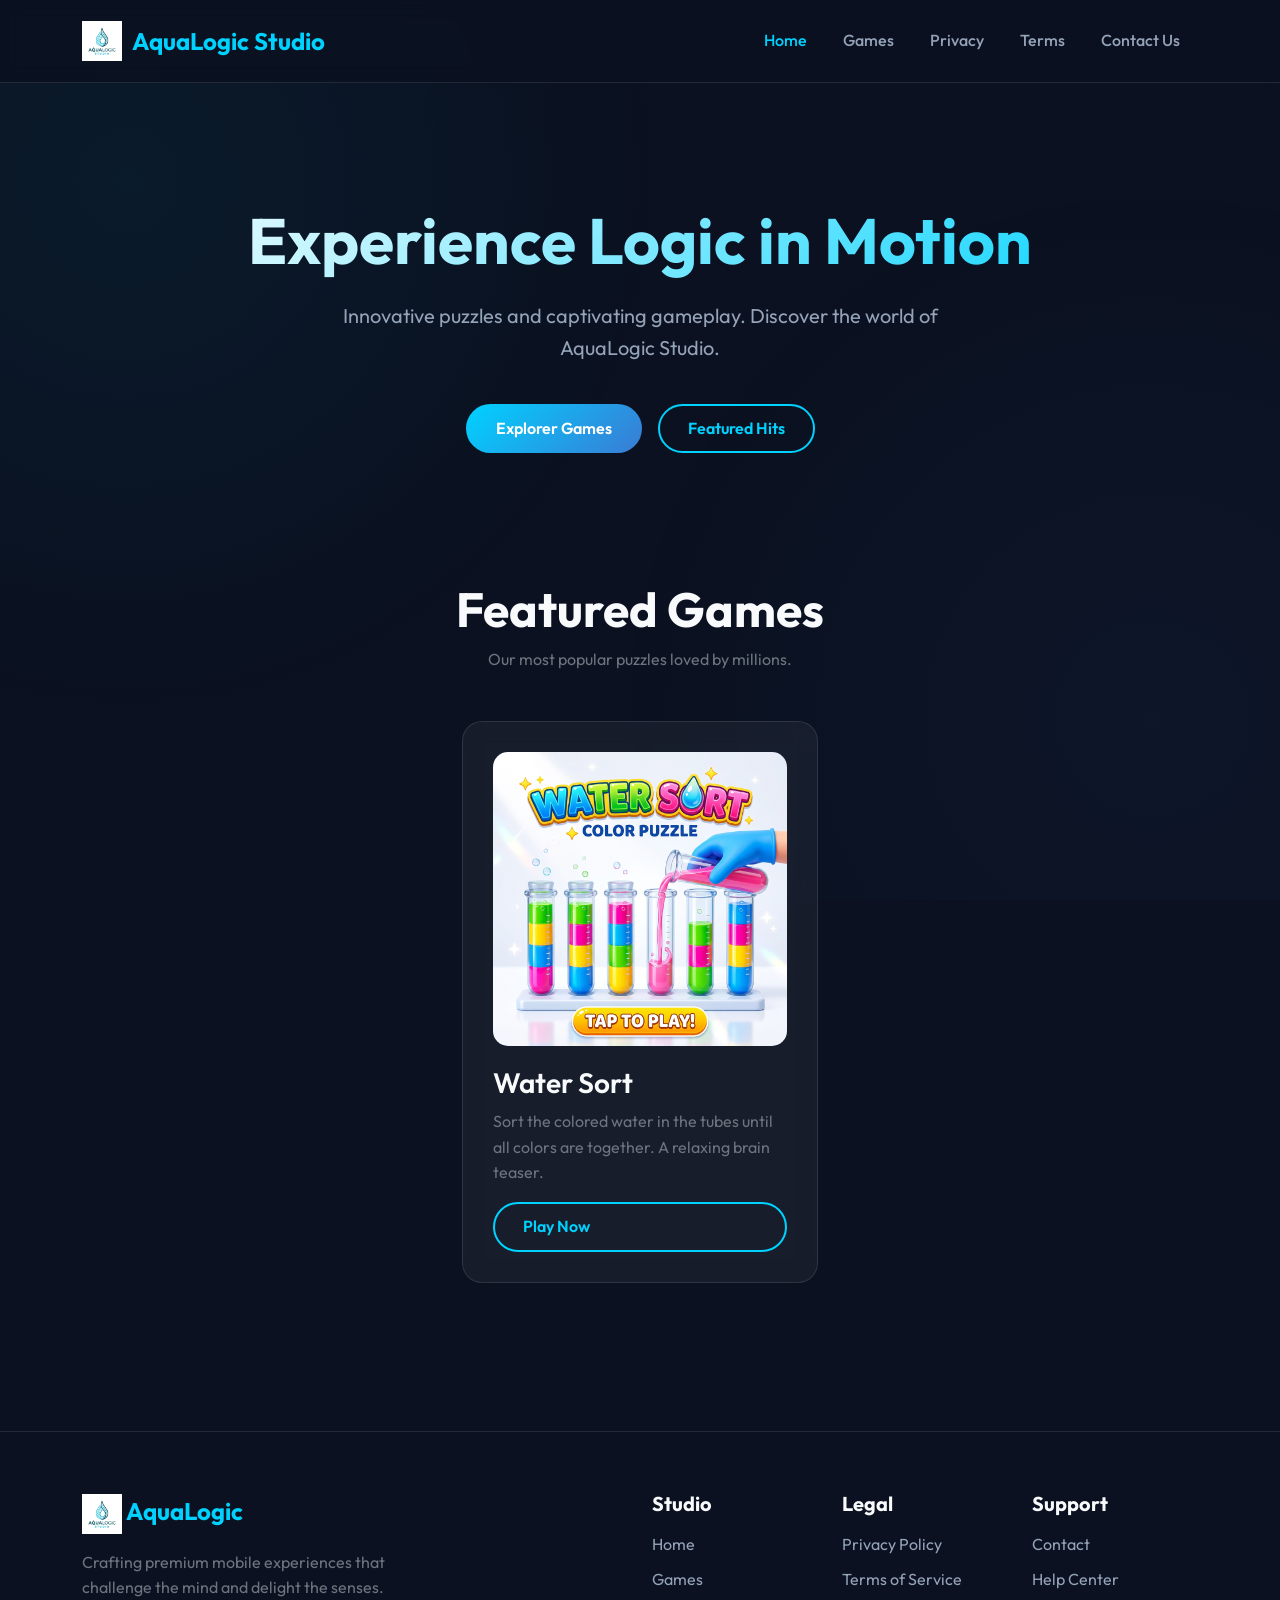
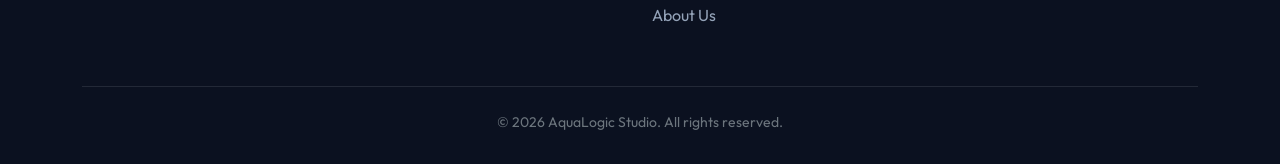
<file: index.html>
<!DOCTYPE html>
<html lang="en">
<head>
    <meta charset="UTF-8">
    <meta name="viewport" content="width=device-width, initial-scale=1.0">
    <title>AquaLogic Studio | Premium Mobile Games</title>
    <meta name="description" content="AquaLogic Studio - Creators of Water Sort, Arrow Puzzle, and more innovative mobile games.">
    <!-- Bootstrap CSS -->
    <link href="https://cdn.jsdelivr.net/npm/bootstrap@5.3.0/dist/css/bootstrap.min.css" rel="stylesheet">
    <!-- Custom CSS -->
    <link rel="stylesheet" href="css/style.css">
</head>
<body>

    <!-- Navigation -->
    <nav class="navbar navbar-expand-lg navbar-dark sticky-top">
        <div class="container">
            <a class="navbar-brand" href="index.html">
                <img src="assets/logo.png" alt="AquaLogic Logo">
                AquaLogic Studio
            </a>
            <button class="navbar-toggler" type="button" data-bs-toggle="collapse" data-bs-target="#navbarNav">
                <span class="navbar-toggler-icon"></span>
            </button>
            <div class="collapse navbar-collapse" id="navbarNav">
                <ul class="navbar-nav ms-auto">
                    <li class="nav-item"><a class="nav-link active" href="index.html">Home</a></li>
                    <li class="nav-item"><a class="nav-link" href="products.html">Games</a></li>
                    <li class="nav-item"><a class="nav-link" href="privacy.html">Privacy</a></li>
                    <li class="nav-item"><a class="nav-link" href="terms.html">Terms</a></li>
                    <li class="nav-item"><a class="nav-link" href="contact.html">Contact Us</a></li>
                </ul>
            </div>
        </div>
    </nav>

    <!-- Hero Section -->
    <section class="hero-section">
        <div class="container">
            <h1 class="hero-title">Experience Logic in Motion</h1>
            <p class="hero-subtitle">Innovative puzzles and captivating gameplay. Discover the world of AquaLogic Studio.</p>
            <div class="d-flex justify-content-center gap-3">
                <a href="products.html" class="btn-premium">Explorer Games</a>
                <a href="#featured" class="btn-outline-premium">Featured Hits</a>
            </div>
        </div>
    </section>

    <!-- Featured Games -->
    <section id="featured" class="py-5">
        <div class="container">
            <div class="text-center mb-5">
                <h2 class="display-5 fw-bold">Featured Games</h2>
                <p class="text-secondary">Our most popular puzzles loved by millions.</p>
            </div>
            <div class="row g-4 justify-content-center">
                <!-- Water Sort -->
                <div class="col-md-6 col-lg-4">
                    <div class="glass-card game-card">
                        <img src="assets/water-sort.png" alt="Water Sort" class="game-img">
                        <h3>Water Sort</h3>
                        <p class="text-secondary">Sort the colored water in the tubes until all colors are together. A relaxing brain teaser.</p>
                        <a href="water-sort.html" class="btn-outline-premium w-100">Play Now</a>
                    </div>
                </div>
            </div>
        </div>
    </section>

    <!-- Footer -->
    <footer>
        <div class="container">
            <div class="row text-center text-md-start">
                <div class="col-md-4 mb-4 mb-md-0">
                    <a class="navbar-brand mb-3 d-inline-block" href="#">
                        <img src="assets/logo.png" alt="Logo">
                        AquaLogic
                    </a>
                    <p class="text-secondary">Crafting premium mobile experiences that challenge the mind and delight the senses.</p>
                </div>
                <div class="col-md-2 offset-md-2 mb-4 mb-md-0 footer-links">
                    <h5 class="fw-bold mb-3">Studio</h5>
                    <a href="index.html">Home</a>
                    <a href="products.html">Games</a>
                    <a href="contact.html">About Us</a>
                </div>
                <div class="col-md-2 mb-4 mb-md-0 footer-links">
                    <h5 class="fw-bold mb-3">Legal</h5>
                    <a href="privacy.html">Privacy Policy</a>
                    <a href="terms.html">Terms of Service</a>
                </div>
                <div class="col-md-2 footer-links">
                    <h5 class="fw-bold mb-3">Support</h5>
                    <a href="contact.html">Contact</a>
                    <a href="privacy.html">Help Center</a>
                </div>
            </div>
            <hr class="mt-5 mb-4 border-secondary opacity-25">
            <div class="text-center text-secondary small">
                © 2026 AquaLogic Studio. All rights reserved.
            </div>
        </div>
    </footer>

    <!-- Bootstrap JS -->
    <script src="https://cdn.jsdelivr.net/npm/bootstrap@5.3.0/dist/js/bootstrap.bundle.min.js"></script>
    <script src="js/main.js"></script>
</body>
</html>
</file>
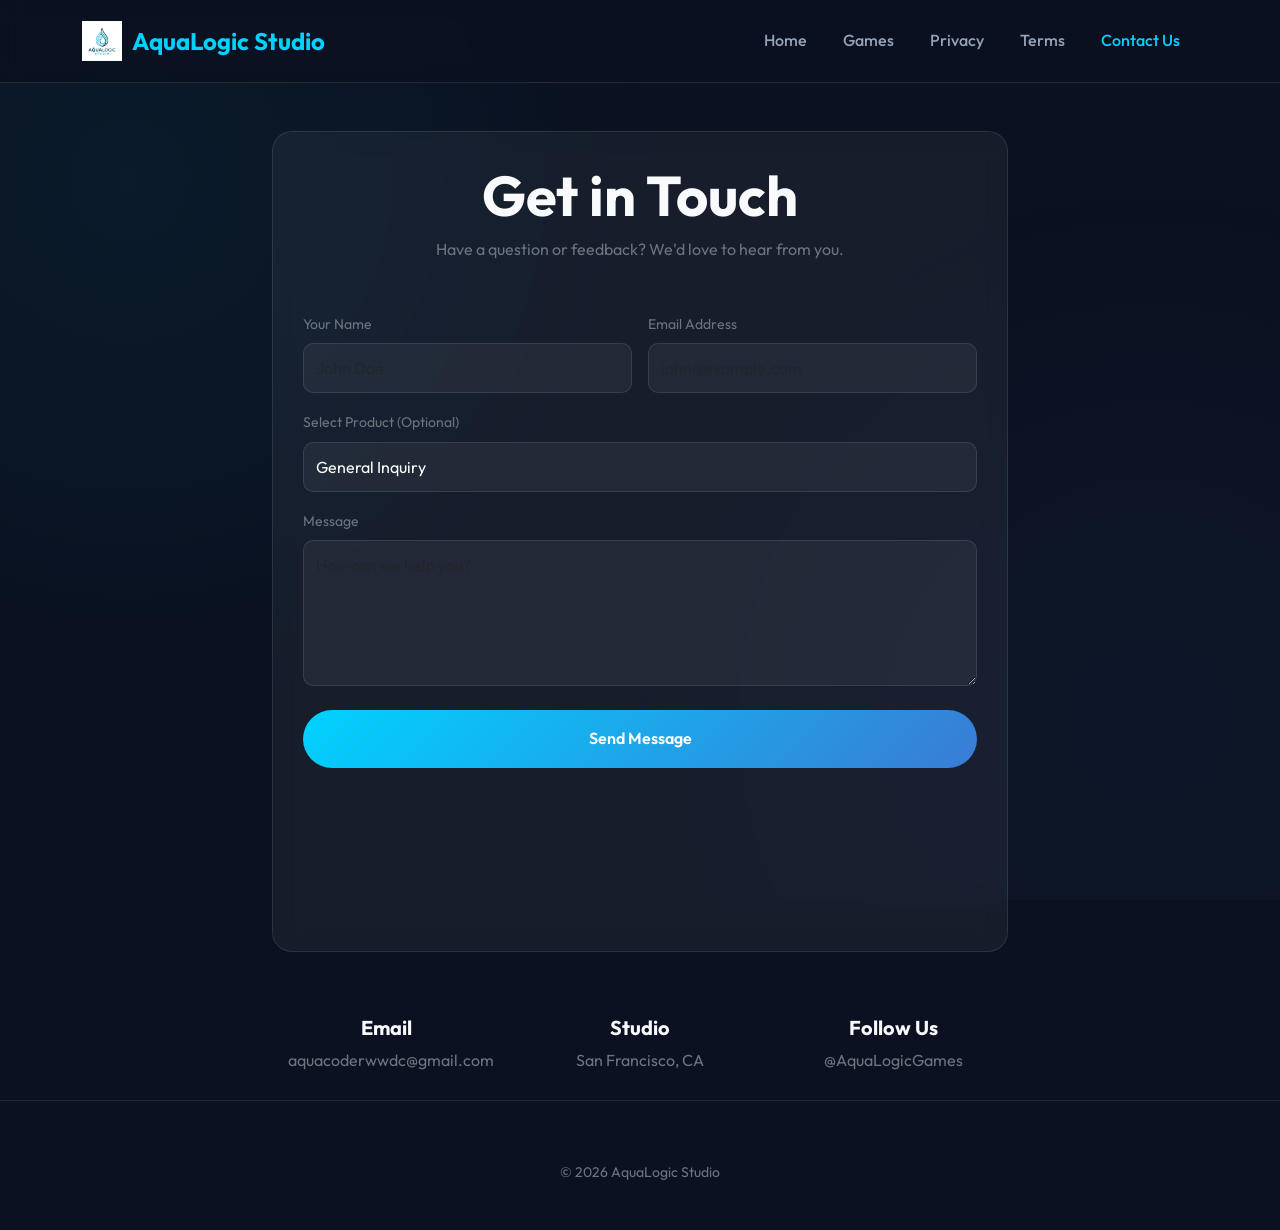
<file: contact.html>
<!DOCTYPE html>
<html lang="en">
<head>
    <meta charset="UTF-8">
    <meta name="viewport" content="width=device-width, initial-scale=1.0">
    <title>Contact Us | AquaLogic Studio</title>
    <link href="https://cdn.jsdelivr.net/npm/bootstrap@5.3.0/dist/css/bootstrap.min.css" rel="stylesheet">
    <link rel="stylesheet" href="css/style.css">
</head>
<body>

    <!-- Navigation -->
    <nav class="navbar navbar-expand-lg navbar-dark sticky-top">
        <div class="container">
            <a class="navbar-brand" href="index.html">
                <img src="assets/logo.png" alt="AquaLogic Logo">
                AquaLogic Studio
            </a>
            <div class="collapse navbar-collapse" id="navbarNav">
                <ul class="navbar-nav ms-auto">
                    <li class="nav-item"><a class="nav-link" href="index.html">Home</a></li>
                    <li class="nav-item"><a class="nav-link" href="products.html">Games</a></li>
                    <li class="nav-item"><a class="nav-link" href="privacy.html">Privacy</a></li>
                    <li class="nav-item"><a class="nav-link" href="terms.html">Terms</a></li>
                    <li class="nav-item"><a class="nav-link active" href="contact.html">Contact Us</a></li>
                </ul>
            </div>
        </div>
    </nav>

    <div class="container py-5">
        <div class="row justify-content-center">
            <div class="col-lg-8">
                <div class="glass-card">
                    <div class="text-center mb-5">
                        <h1 class="display-4 fw-bold">Get in Touch</h1>
                        <p class="text-secondary">Have a question or feedback? We'd love to hear from you.</p>
                    </div>

                    <form id="contact-form">
                        <div class="row g-3">
                            <div class="col-md-6 text-start">
                                <label class="form-label text-secondary small">Your Name</label>
                                <input type="text" class="form-control" placeholder="John Doe" required>
                            </div>
                            <div class="col-md-6 text-start">
                                <label class="form-label text-secondary small">Email Address</label>
                                <input type="email" class="form-control" placeholder="john@example.com" required>
                            </div>
                            <div class="col-12 text-start">
                                <label class="form-label text-secondary small">Select Product (Optional)</label>
                                <select class="form-control">
                                    <option value="">General Inquiry</option>
                                    <option value="water-sort">Water Sort</option>
                                    <option value="arrow-puzzle">Arrow Puzzle</option>
                                </select>
                            </div>
                            <div class="col-12 text-start">
                                <label class="form-label text-secondary small">Message</label>
                                <textarea class="form-control" rows="5" placeholder="How can we help you?" required></textarea>
                            </div>
                            <div class="col-12 mt-4">
                                <button type="submit" class="btn-premium w-100 py-3">Send Message</button>
                            </div>
                        </div>
                    </form>
                </div>

                <div class="row mt-5 text-center">
                            <div class="col-md-4">
                                <div class="p-3">
                                    <h5 class="fw-bold">Email</h5>
                                    <p class="text-secondary">aquacoderwwdc@gmail.com</p>
                                </div>
                            </div>
                    <div class="col-md-4">
                        <div class="p-3">
                            <h5 class="fw-bold">Studio</h5>
                            <p class="text-secondary">San Francisco, CA</p>
                        </div>
                    </div>
                    <div class="col-md-4">
                        <div class="p-3">
                            <h5 class="fw-bold">Follow Us</h5>
                            <p class="text-secondary">@AquaLogicGames</p>
                        </div>
                    </div>
                </div>
            </div>
        </div>
    </div>

    <footer>
        <div class="container text-center">
            <p class="text-secondary small">© 2026 AquaLogic Studio</p>
        </div>
    </footer>

    <script src="https://cdn.jsdelivr.net/npm/bootstrap@5.3.0/dist/js/bootstrap.bundle.min.js"></script>
    <script src="js/main.js"></script>
</body>
</html>
</file>
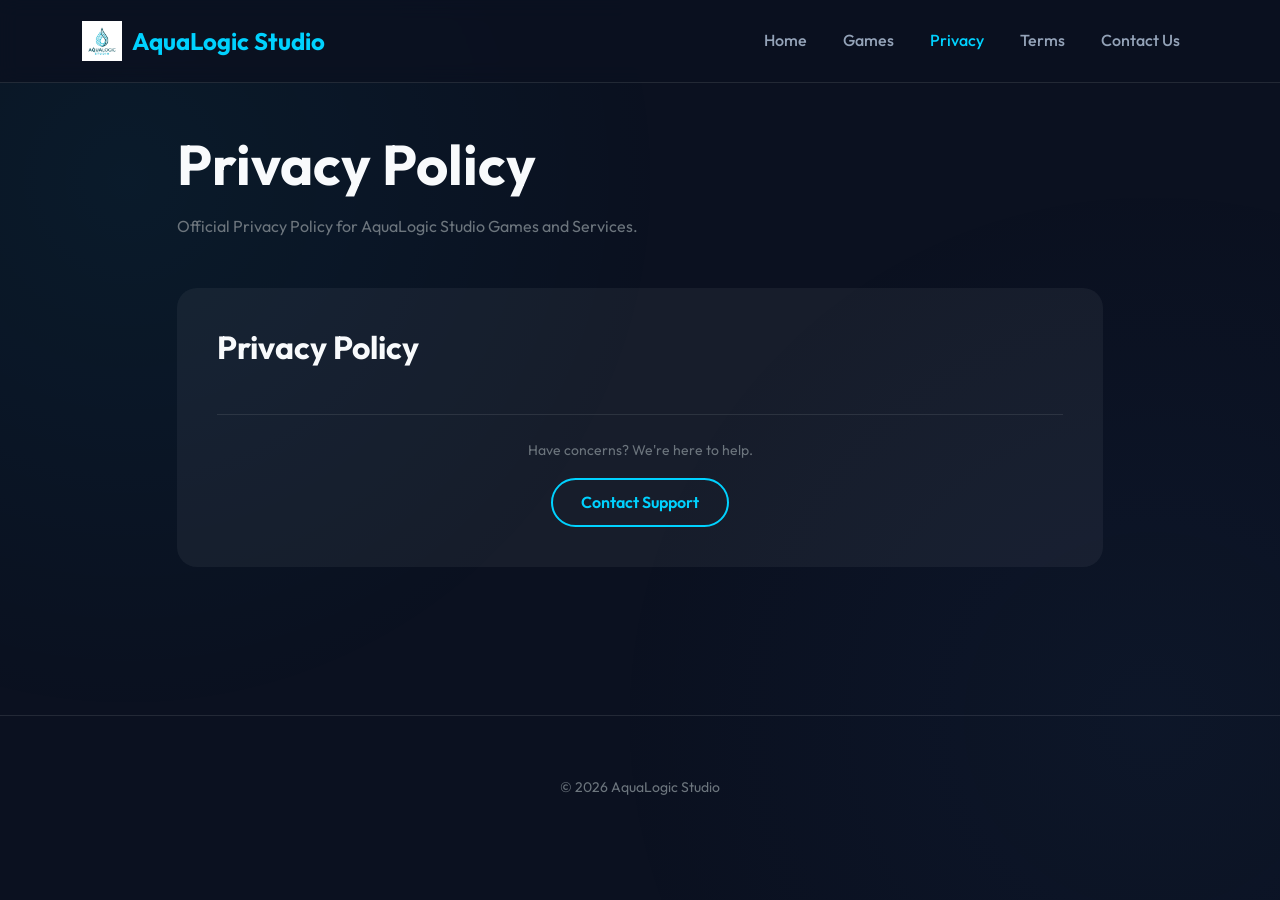
<file: privacy.html>
<!DOCTYPE html>
<html lang="en">
<head>
    <meta charset="UTF-8">
    <meta name="viewport" content="width=device-width, initial-scale=1.0">
    <title>Privacy Policy | AquaLogic Studio</title>
    <link href="https://cdn.jsdelivr.net/npm/bootstrap@5.3.0/dist/css/bootstrap.min.css" rel="stylesheet">
    <link rel="stylesheet" href="css/style.css">
    <style>
        #legal-content-view { transition: opacity 0.3s ease-in-out; }
    </style>
</head>
<body>

    <!-- Navigation -->
    <nav class="navbar navbar-expand-lg navbar-dark sticky-top">
        <div class="container">
            <a class="navbar-brand" href="index.html">
                <img src="assets/logo.png" alt="AquaLogic Logo">
                AquaLogic Studio
            </a>
            <div class="collapse navbar-collapse" id="navbarNav">
                <ul class="navbar-nav ms-auto">
                    <li class="nav-item"><a class="nav-link" href="index.html">Home</a></li>
                    <li class="nav-item"><a class="nav-link" href="products.html">Games</a></li>
                    <li class="nav-item"><a class="nav-link active" href="privacy.html">Privacy</a></li>
                    <li class="nav-item"><a class="nav-link" href="terms.html">Terms</a></li>
                    <li class="nav-item"><a class="nav-link" href="contact.html">Contact Us</a></li>
                </ul>
            </div>
        </div>
    </nav>

    <div class="container py-5">
        <div class="row justify-content-center">
            <div class="col-lg-10">
                <div class="div-spacing mb-5">
                    <h1 class="display-4 fw-bold mb-3">Privacy Policy</h1>
                    <p class="text-secondary">Official Privacy Policy for AquaLogic Studio Games and Services.</p>
                </div>

                <div class="legal-content">
                    <h2 class="fw-bold mb-4">Privacy Policy</h2>
                    <div id="legal-content-view">
                        <!-- Content handled by JS -->
                    </div>
                    <div class="mt-5 pt-4 border-top border-secondary border-opacity-25 text-center">
                        <p class="text-secondary small">Have concerns? We're here to help.</p>
                        <a href="contact.html" class="btn-outline-premium btn-sm">Contact Support</a>
                    </div>
                </div>
            </div>
        </div>
    </div>

    <footer>
        <div class="container text-center">
            <p class="text-secondary small">© 2026 AquaLogic Studio</p>
        </div>
    </footer>

    <script src="https://cdn.jsdelivr.net/npm/bootstrap@5.3.0/dist/js/bootstrap.bundle.min.js"></script>
    <script src="js/main.js"></script>
</body>
</html>
</file>
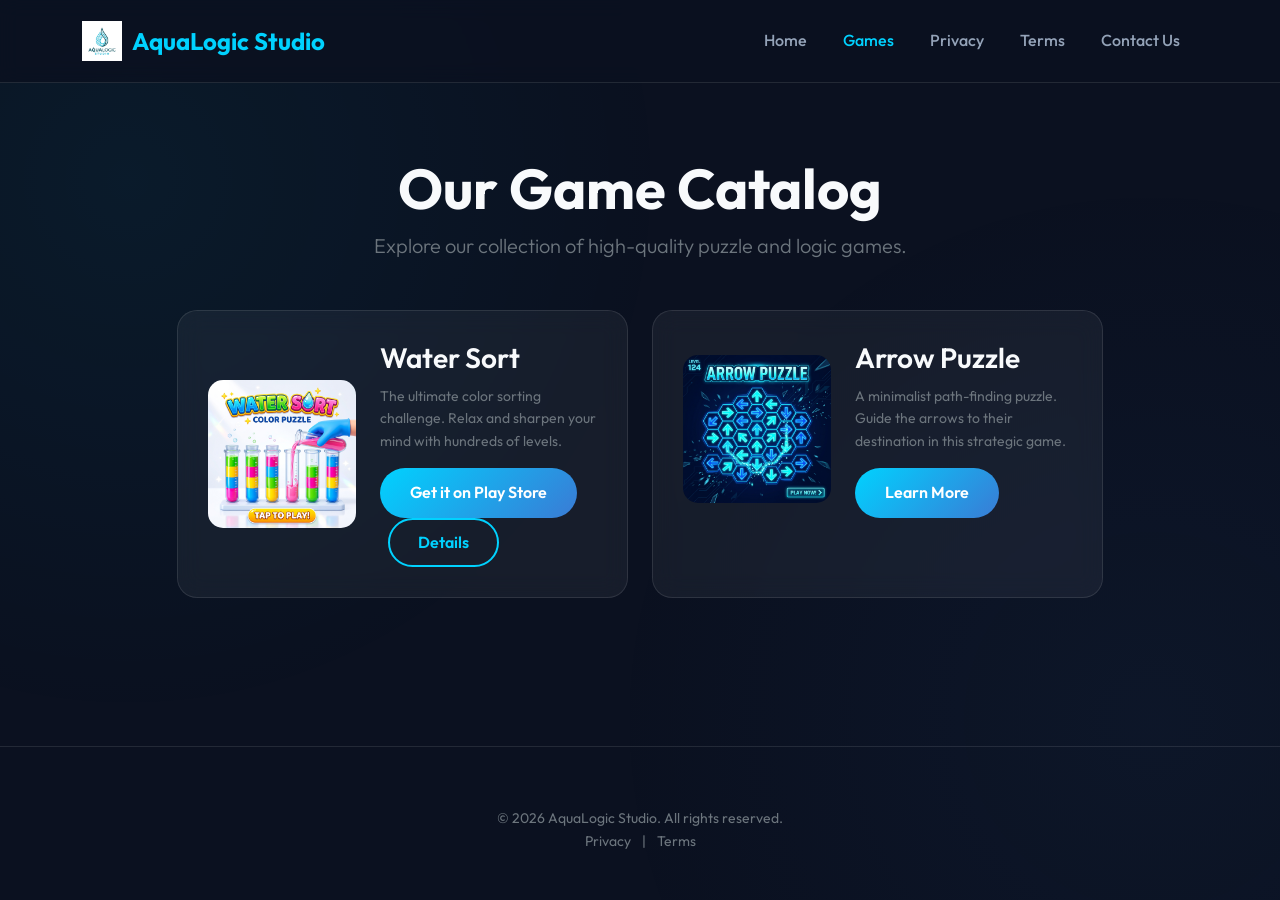
<file: products.html>
<!DOCTYPE html>
<html lang="en">
<head>
    <meta charset="UTF-8">
    <meta name="viewport" content="width=device-width, initial-scale=1.0">
    <title>Our Games | AquaLogic Studio</title>
    <link href="https://cdn.jsdelivr.net/npm/bootstrap@5.3.0/dist/css/bootstrap.min.css" rel="stylesheet">
    <link rel="stylesheet" href="css/style.css">
</head>
<body>

    <!-- Navigation -->
    <nav class="navbar navbar-expand-lg navbar-dark sticky-top">
        <div class="container">
            <a class="navbar-brand" href="index.html">
                <img src="assets/logo.png" alt="AquaLogic Logo">
                AquaLogic Studio
            </a>
            <button class="navbar-toggler" type="button" data-bs-toggle="collapse" data-bs-target="#navbarNav">
                <span class="navbar-toggler-icon"></span>
            </button>
            <div class="collapse navbar-collapse" id="navbarNav">
                <ul class="navbar-nav ms-auto">
                    <li class="nav-item"><a class="nav-link" href="index.html">Home</a></li>
                    <li class="nav-item"><a class="nav-link active" href="products.html">Games</a></li>
                    <li class="nav-item"><a class="nav-link" href="privacy.html">Privacy</a></li>
                    <li class="nav-item"><a class="nav-link" href="terms.html">Terms</a></li>
                    <li class="nav-item"><a class="nav-link" href="contact.html">Contact Us</a></li>
                </ul>
            </div>
        </div>
    </nav>

    <div class="container py-5">
        <header class="text-center mb-5 mt-4">
            <h1 class="display-4 fw-bold">Our Game Catalog</h1>
            <p class="text-secondary lead">Explore our collection of high-quality puzzle and logic games.</p>
        </header>

        <div class="row g-4 justify-content-center">
            <!-- Water Sort -->
            <div class="col-md-6 col-lg-5">
                <div class="glass-card game-card">
                    <div class="row align-items-center">
                        <div class="col-md-5">
                            <img src="assets/water-sort.png" alt="Water Sort" class="game-img mb-md-0">
                        </div>
                        <div class="col-md-7">
                            <h3>Water Sort</h3>
                            <p class="text-secondary small">The ultimate color sorting challenge. Relax and sharpen your mind with hundreds of levels.</p>
                            <div class="mt-3">
                                <a href="https://play.google.com/store/apps/details?id=com.aqualogic.puzzlemaster.watersort" target="_blank" class="btn-premium btn-sm">Get it on Play Store</a>
                                <a href="water-sort.html" class="btn-outline-premium btn-sm ms-2">Details</a>
                            </div>
                        </div>
                    </div>
                </div>
            </div>

            <!-- Arrow Puzzle -->
            <div class="col-md-6 col-lg-5">
                <div class="glass-card game-card">
                    <div class="row align-items-center">
                        <div class="col-md-5">
                            <img src="assets/arrow-puzzle.png" alt="Arrow Puzzle" class="game-img mb-md-0">
                        </div>
                        <div class="col-md-7">
                            <h3>Arrow Puzzle</h3>
                            <p class="text-secondary small">A minimalist path-finding puzzle. Guide the arrows to their destination in this strategic game.</p>
                            <div class="mt-3">
                                <a href="arrow-puzzle.html" class="btn-premium btn-sm">Learn More</a>
                            </div>
                        </div>
                    </div>
                </div>
            </div>
        </div>
    </div>

    <!-- Footer same as index -->
    <footer>
        <div class="container text-center">
            <div class="text-secondary small">
                © 2026 AquaLogic Studio. All rights reserved.
                <br>
                <a href="privacy.html" class="text-secondary text-decoration-none mx-2">Privacy</a> | 
                <a href="terms.html" class="text-secondary text-decoration-none mx-2">Terms</a>
            </div>
        </div>
    </footer>

    <script src="https://cdn.jsdelivr.net/npm/bootstrap@5.3.0/dist/js/bootstrap.bundle.min.js"></script>
    <script src="js/main.js"></script>
</body>
</html>
</file>
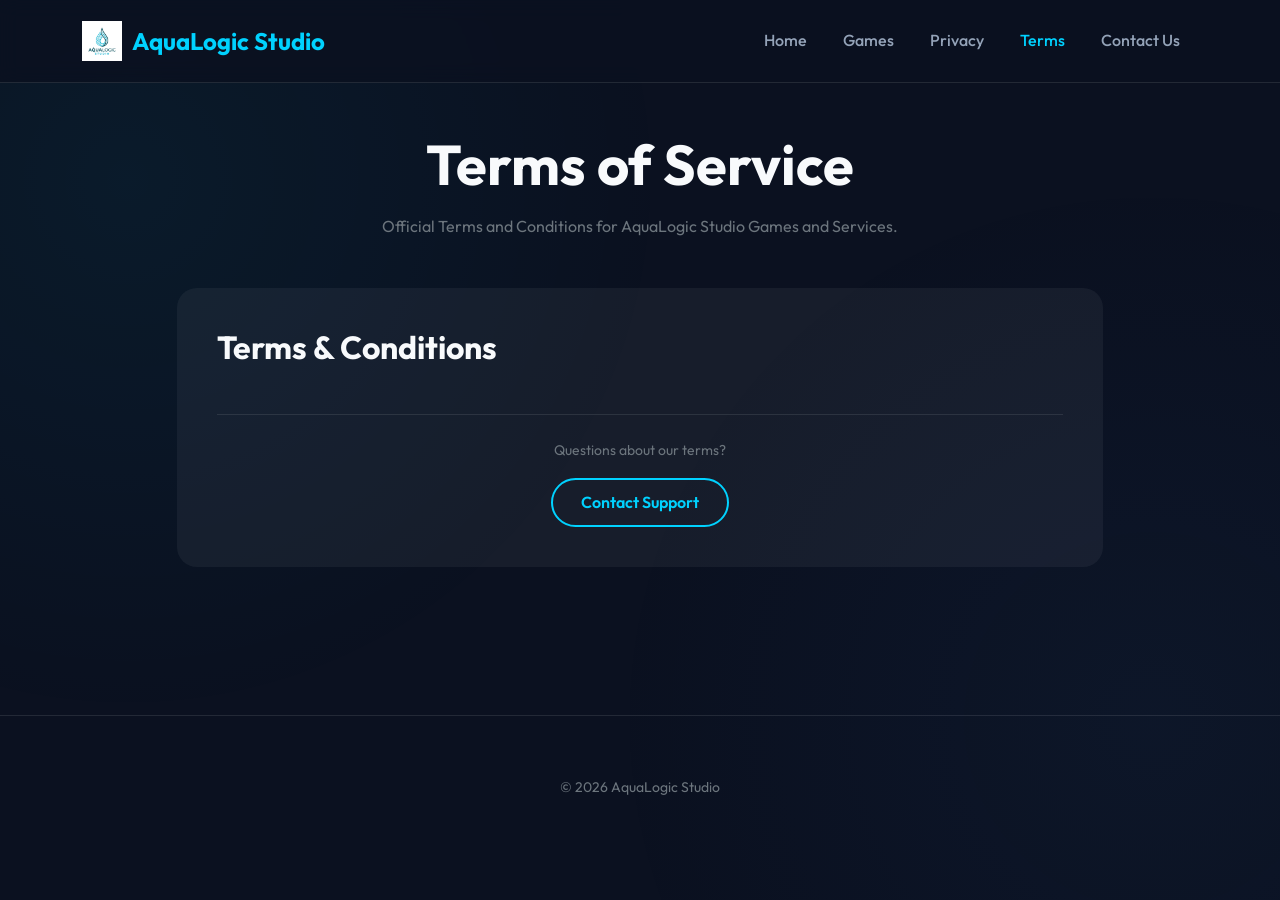
<file: terms.html>
<!DOCTYPE html>
<html lang="en">
<head>
    <meta charset="UTF-8">
    <meta name="viewport" content="width=device-width, initial-scale=1.0">
    <title>Terms of Service | AquaLogic Studio</title>
    <link href="https://cdn.jsdelivr.net/npm/bootstrap@5.3.0/dist/css/bootstrap.min.css" rel="stylesheet">
    <link rel="stylesheet" href="css/style.css">
</head>
<body>

    <!-- Navigation -->
    <nav class="navbar navbar-expand-lg navbar-dark sticky-top">
        <div class="container">
            <a class="navbar-brand" href="index.html">
                <img src="assets/logo.png" alt="AquaLogic Logo">
                AquaLogic Studio
            </a>
            <div class="collapse navbar-collapse" id="navbarNav">
                <ul class="navbar-nav ms-auto">
                    <li class="nav-item"><a class="nav-link" href="index.html">Home</a></li>
                    <li class="nav-item"><a class="nav-link" href="products.html">Games</a></li>
                    <li class="nav-item"><a class="nav-link" href="privacy.html">Privacy</a></li>
                    <li class="nav-item"><a class="nav-link active" href="terms.html">Terms</a></li>
                    <li class="nav-item"><a class="nav-link" href="contact.html">Contact Us</a></li>
                </ul>
            </div>
        </div>
    </nav>

    <div class="container py-5">
        <div class="row justify-content-center">
            <div class="col-lg-10">
                <div class="div-spacing mb-5 text-center">
                    <h1 class="display-4 fw-bold mb-3">Terms of Service</h1>
                    <p class="text-secondary">Official Terms and Conditions for AquaLogic Studio Games and Services.</p>
                </div>

                <div class="legal-content">
                    <h2 class="fw-bold mb-4">Terms & Conditions</h2>
                    <div id="legal-content-view">
                        <!-- Content handled by JS -->
                    </div>
                    <div class="mt-5 pt-4 border-top border-secondary border-opacity-25 text-center">
                        <p class="text-secondary small">Questions about our terms?</p>
                        <a href="contact.html" class="btn-outline-premium btn-sm">Contact Support</a>
                    </div>
                </div>
            </div>
        </div>
    </div>

    <footer>
        <div class="container text-center">
            <p class="text-secondary small">© 2026 AquaLogic Studio</p>
        </div>
    </footer>

    <script src="https://cdn.jsdelivr.net/npm/bootstrap@5.3.0/dist/js/bootstrap.bundle.min.js"></script>
    <script src="js/main.js"></script>
</body>
</html>
</file>
<file: css/style.css>
@import url('https://fonts.googleapis.com/css2?family=Outfit:wght@300;400;600;700&display=swap');

:root {
    --primary-color: #00d2ff;
    --secondary-color: #3a7bd5;
    --accent-color: #00f2fe;
    --dark-bg: #0b1120;
    --glass-bg: rgba(255, 255, 255, 0.05);
    --glass-border: rgba(255, 255, 255, 0.1);
    --text-primary: #f8fafc;
    --text-secondary: #94a3b8;
    --transition: all 0.3s cubic-bezier(0.4, 0, 0.2, 1);
}

body {
    font-family: 'Outfit', sans-serif;
    background-color: var(--dark-bg);
    color: var(--text-primary);
    line-height: 1.6;
    overflow-x: hidden;
}

/* Background Gradients */
body::before {
    content: '';
    position: fixed;
    top: 0;
    left: 0;
    width: 100%;
    height: 100%;
    background: radial-gradient(circle at 10% 20%, rgba(0, 210, 255, 0.05) 0%, transparent 40%),
                radial-gradient(circle at 90% 80%, rgba(58, 123, 213, 0.05) 0%, transparent 40%);
    z-index: -1;
}

/* Navigation */
.navbar {
    background: rgba(11, 17, 32, 0.8) !important;
    backdrop-filter: blur(10px);
    border-bottom: 1px solid var(--glass-border);
    padding: 1rem 0;
}

.navbar-brand {
    font-weight: 700;
    font-size: 1.5rem;
    color: var(--primary-color) !important;
    display: flex;
    align-items: center;
    gap: 10px;
}

.navbar-brand img {
    height: 40px;
    width: auto;
}

.nav-link {
    color: var(--text-secondary) !important;
    font-weight: 500;
    transition: var(--transition);
    margin: 0 10px;
}

.nav-link:hover, .nav-link.active {
    color: var(--primary-color) !important;
}

/* Hero Section */
.hero-section {
    padding: 120px 0 80px;
    text-align: center;
}

.hero-title {
    font-size: 4rem;
    font-weight: 700;
    margin-bottom: 20px;
    background: linear-gradient(135deg, #fff 0%, var(--primary-color) 100%);
    -webkit-background-clip: text;
    -webkit-text-fill-color: transparent;
}

.hero-subtitle {
    font-size: 1.25rem;
    color: var(--text-secondary);
    max-width: 600px;
    margin: 0 auto 40px;
}

/* Glass Cards */
.glass-card {
    background: var(--glass-bg);
    backdrop-filter: blur(12px);
    border: 1px solid var(--glass-border);
    border-radius: 20px;
    padding: 30px;
    transition: var(--transition);
    height: 100%;
}

.glass-card:hover {
    transform: translateY(-10px);
    border-color: var(--primary-color);
    box-shadow: 0 10px 30px rgba(0, 210, 255, 0.1);
}

/* Buttons */
.btn-premium {
    background: linear-gradient(135deg, var(--primary-color) 0%, var(--secondary-color) 100%);
    border: none;
    color: white;
    padding: 12px 30px;
    border-radius: 50px;
    font-weight: 600;
    transition: var(--transition);
    text-decoration: none;
    display: inline-block;
}

.btn-premium:hover {
    transform: scale(1.05);
    box-shadow: 0 5px 15px rgba(0, 210, 255, 0.4);
    color: white;
}

.btn-outline-premium {
    border: 2px solid var(--primary-color);
    color: var(--primary-color);
    padding: 10px 28px;
    border-radius: 50px;
    font-weight: 600;
    transition: var(--transition);
    text-decoration: none;
    display: inline-block;
}

.btn-outline-premium:hover {
    background: var(--primary-color);
    color: var(--dark-bg);
}

/* Game Card */
.game-card .game-img {
    width: 100%;
    border-radius: 15px;
    margin-bottom: 20px;
    aspect-ratio: 1/1;
    object-fit: cover;
}

.game-card h3 {
    margin-bottom: 10px;
    font-weight: 600;
}

/* Legal Pages */
.legal-content {
    background: var(--glass-bg);
    border-radius: 20px;
    padding: 40px;
    margin-top: 30px;
}

.legal-select {
    background: var(--dark-bg);
    color: white;
    border: 1px solid var(--glass-border);
    padding: 10px 20px;
    border-radius: 10px;
    width: 100%;
    max-width: 300px;
    margin-bottom: 30px;
}

/* Contact Form */
.form-control {
    background: rgba(255, 255, 255, 0.05) !important;
    border: 1px solid var(--glass-border) !important;
    color: white !important;
    border-radius: 10px;
    padding: 12px;
}

.form-control:focus {
    border-color: var(--primary-color) !important;
    box-shadow: 0 0 0 0.25rem rgba(0, 210, 255, 0.25) !important;
}

/* Footer */
footer {
    padding: 60px 0 30px;
    border-top: 1px solid var(--glass-border);
    margin-top: 100px;
}

.footer-links a {
    color: var(--text-secondary);
    text-decoration: none;
    margin-bottom: 10px;
    display: block;
    transition: var(--transition);
}

.footer-links a:hover {
    color: var(--primary-color);
}

@media (max-width: 768px) {
    .hero-title {
        font-size: 2.5rem;
    }
}
</file>
